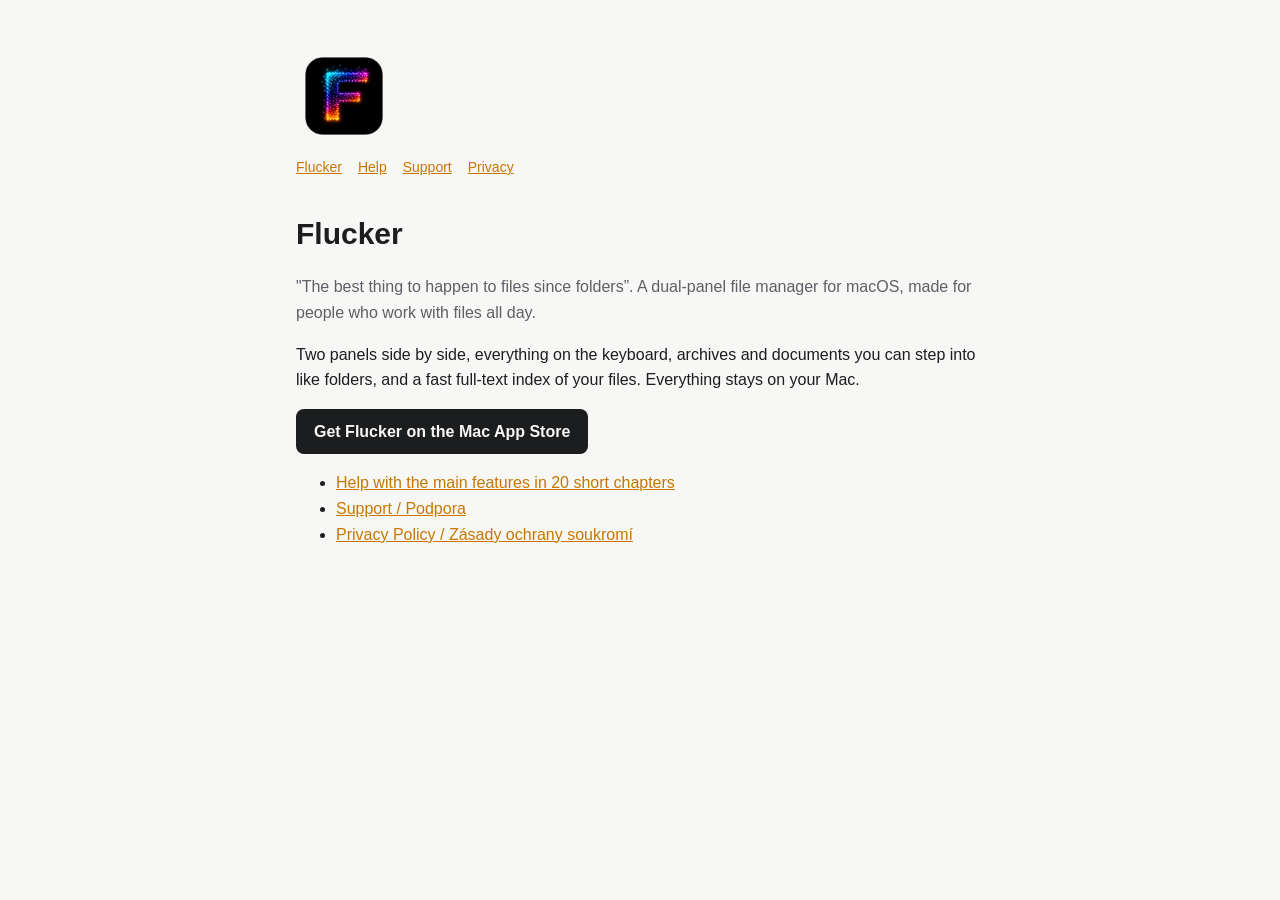
<file: index.html>
<!doctype html>
<html lang="en">
<head>
  <meta charset="utf-8">
  <meta name="viewport" content="width=device-width, initial-scale=1">
  <title>Flucker</title>
  <link rel="stylesheet" href="style.css">
  <link rel="icon" href="favicon.png">
</head>
<body>
<main>
  <a href="index.html"><img class="logo" src="img/logo.png" alt="Flucker logo"></a>
  <nav><a href="index.html">Flucker</a><a href="help.html">Help</a><a href="support.html">Support</a><a href="privacy.html">Privacy</a></nav>
  <h1>Flucker</h1>
  <p class="muted">"The best thing to happen to files since folders”. A dual-panel file manager for macOS, made for people who work with files all day.</p>
  <p>Two panels side by side, everything on the keyboard, archives and documents you can step into like folders, and a fast
    full-text index of your files. Everything stays on your Mac.</p>
  <p><a class="store" href="https://apps.apple.com/app/id6833873611">Get Flucker on the Mac App Store</a></p>
  <ul>
    <li><a href="help.html">Help with the main features in 20 short chapters</a></li>
    <li><a href="support.html">Support / Podpora</a></li>
    <li><a href="privacy.html">Privacy Policy / Zásady ochrany soukromí</a></li>
  </ul>
</main>
</body>
</html>
</file>
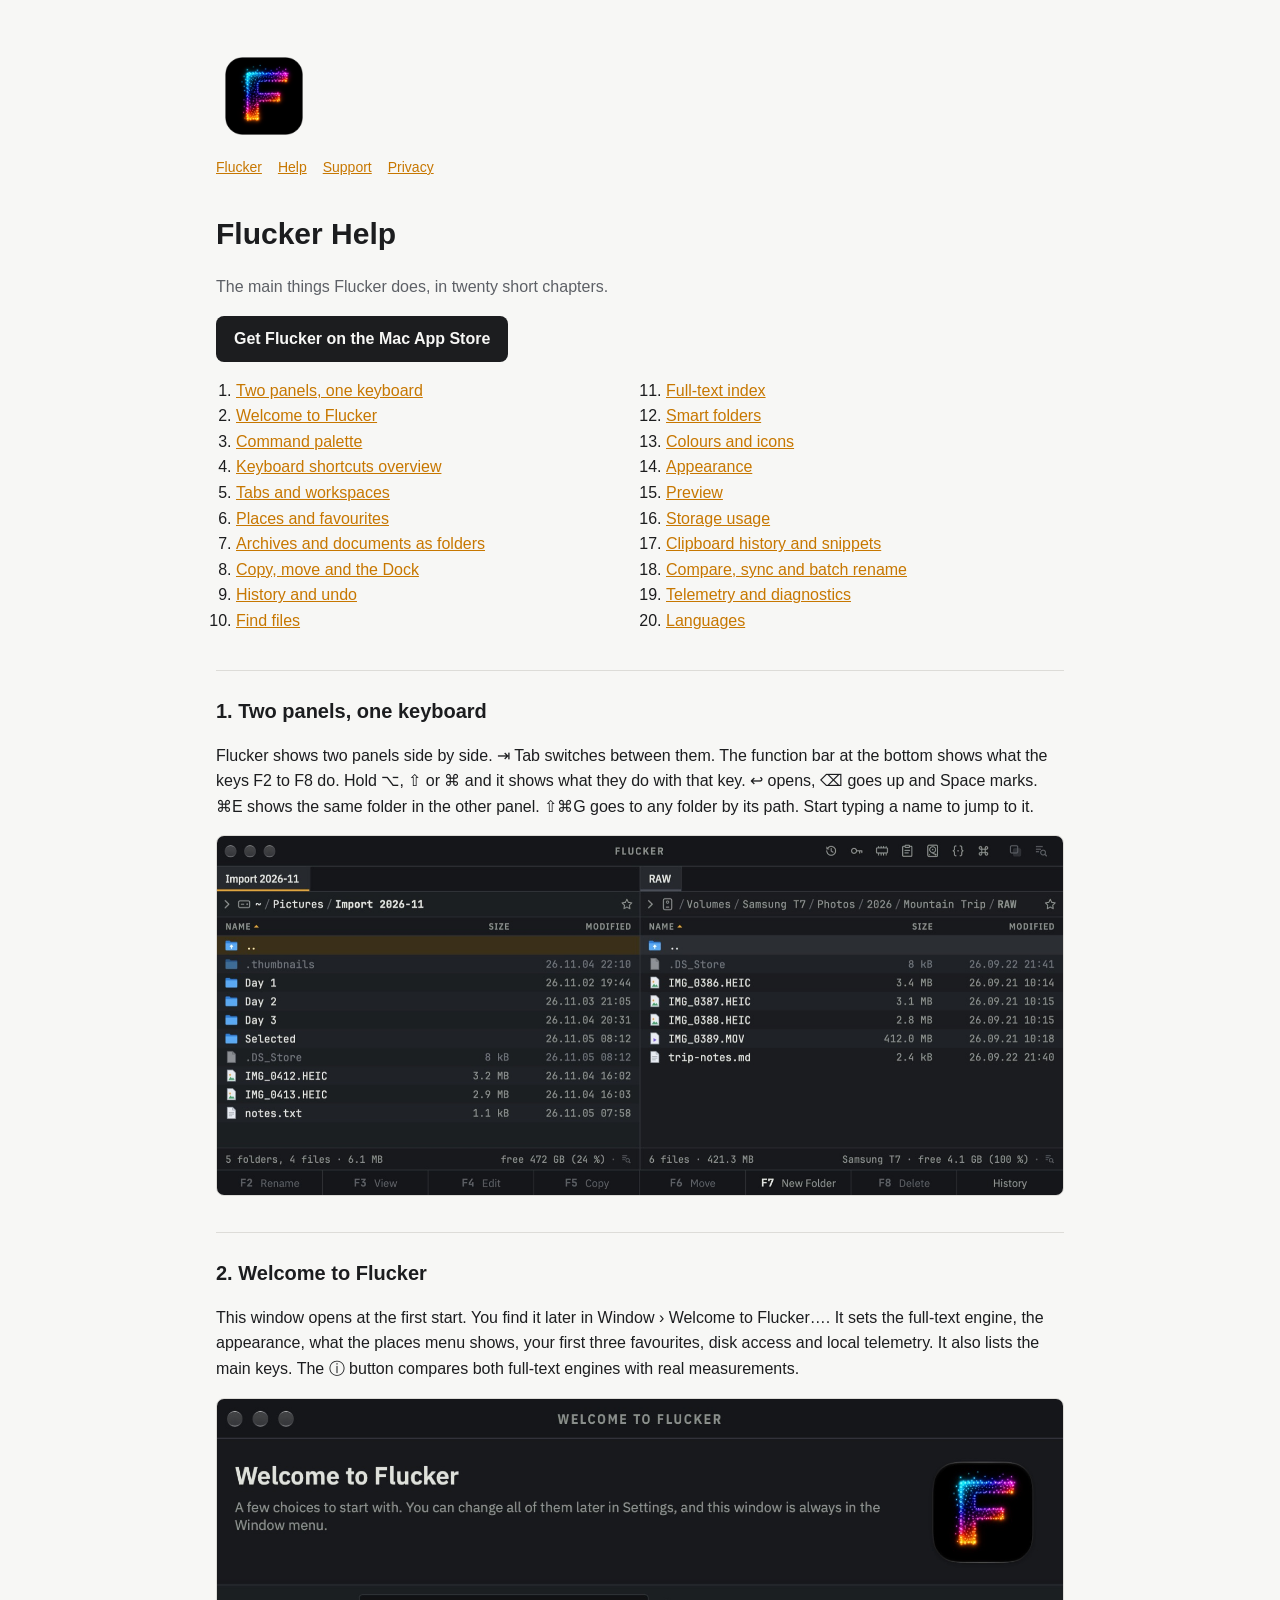
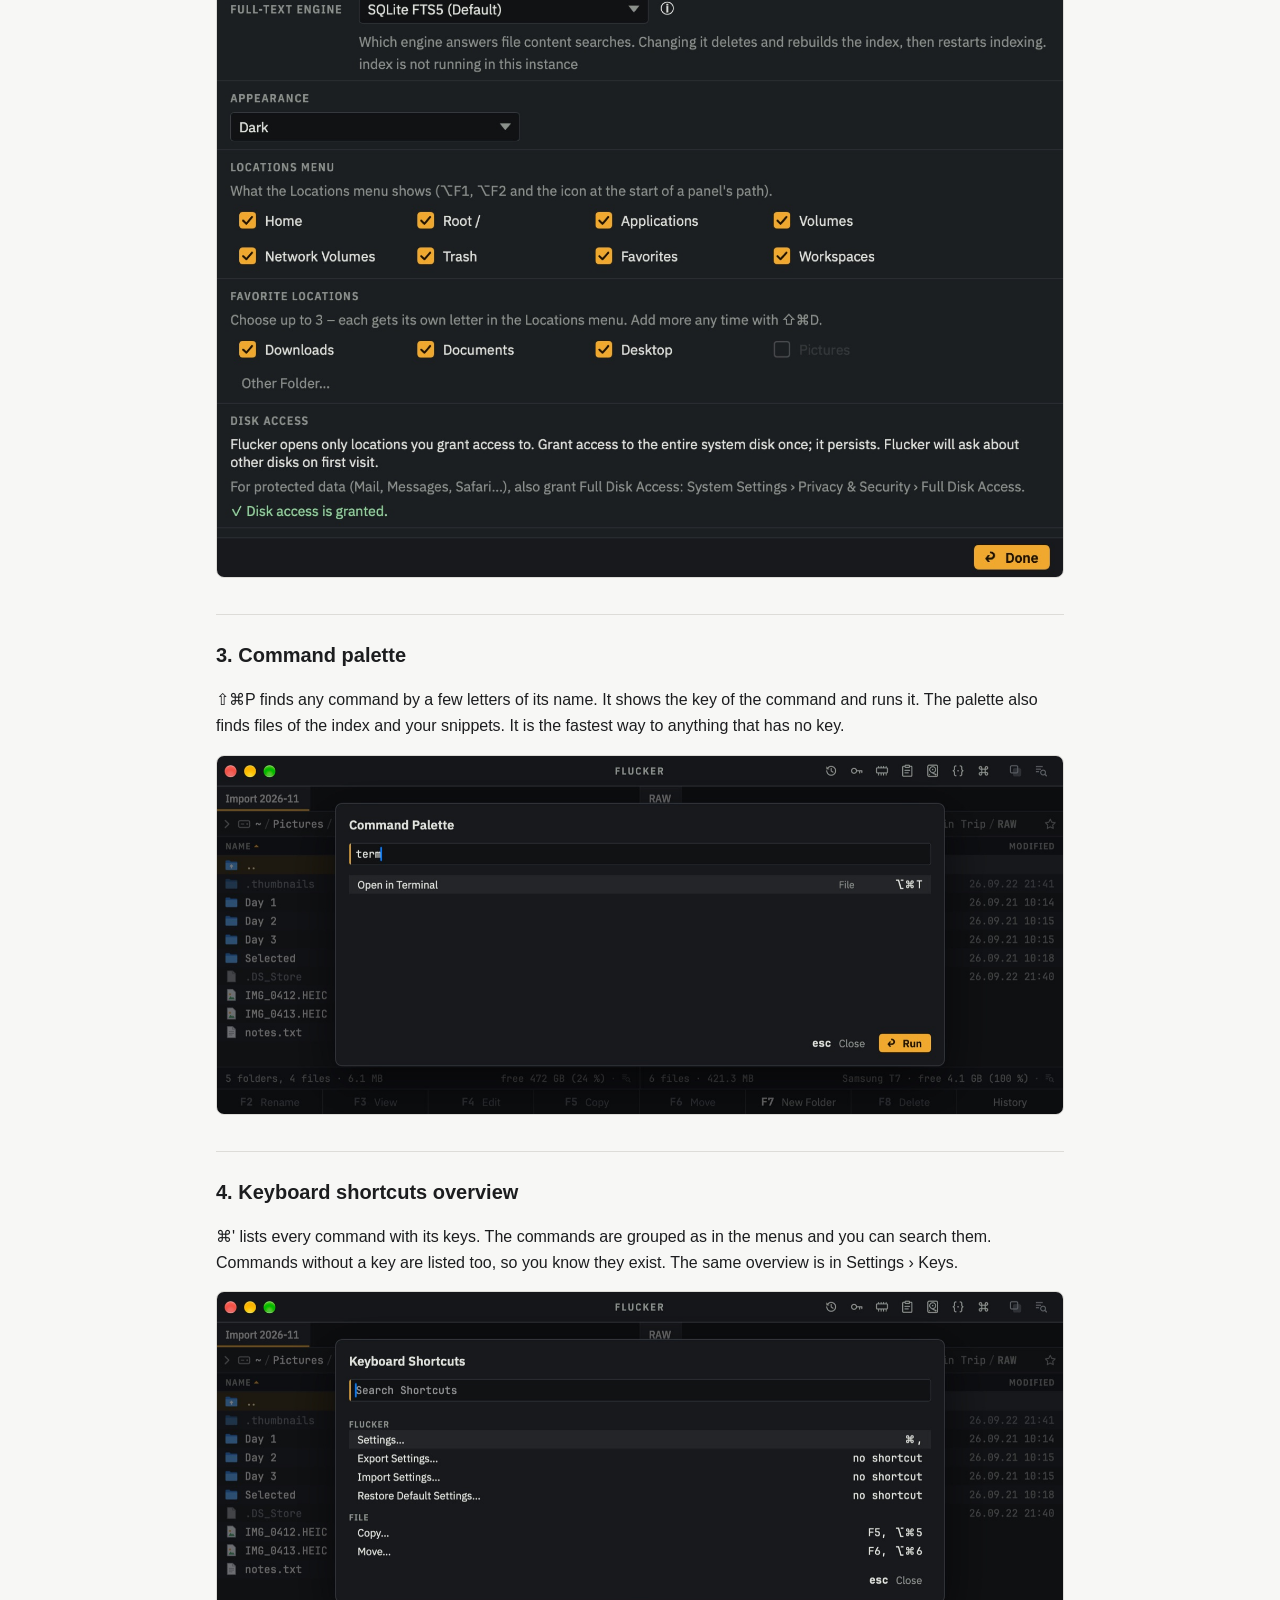
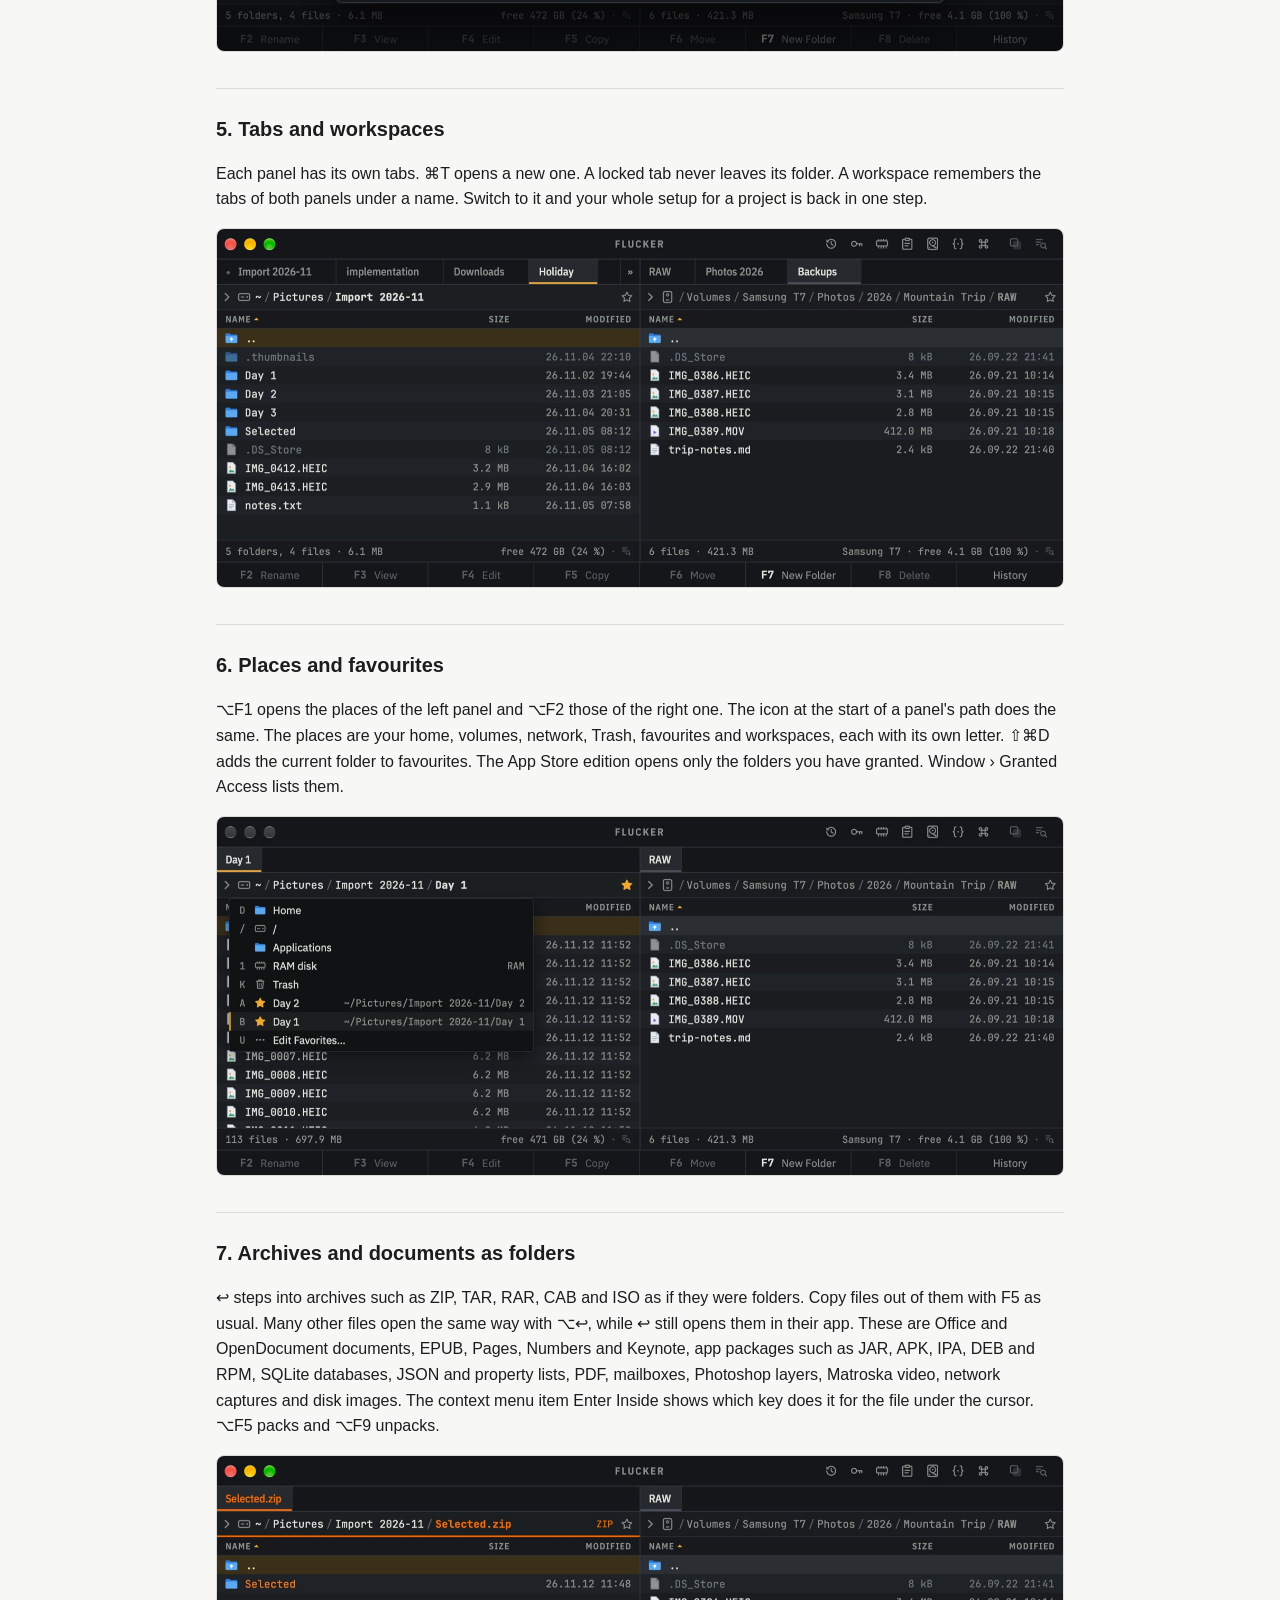
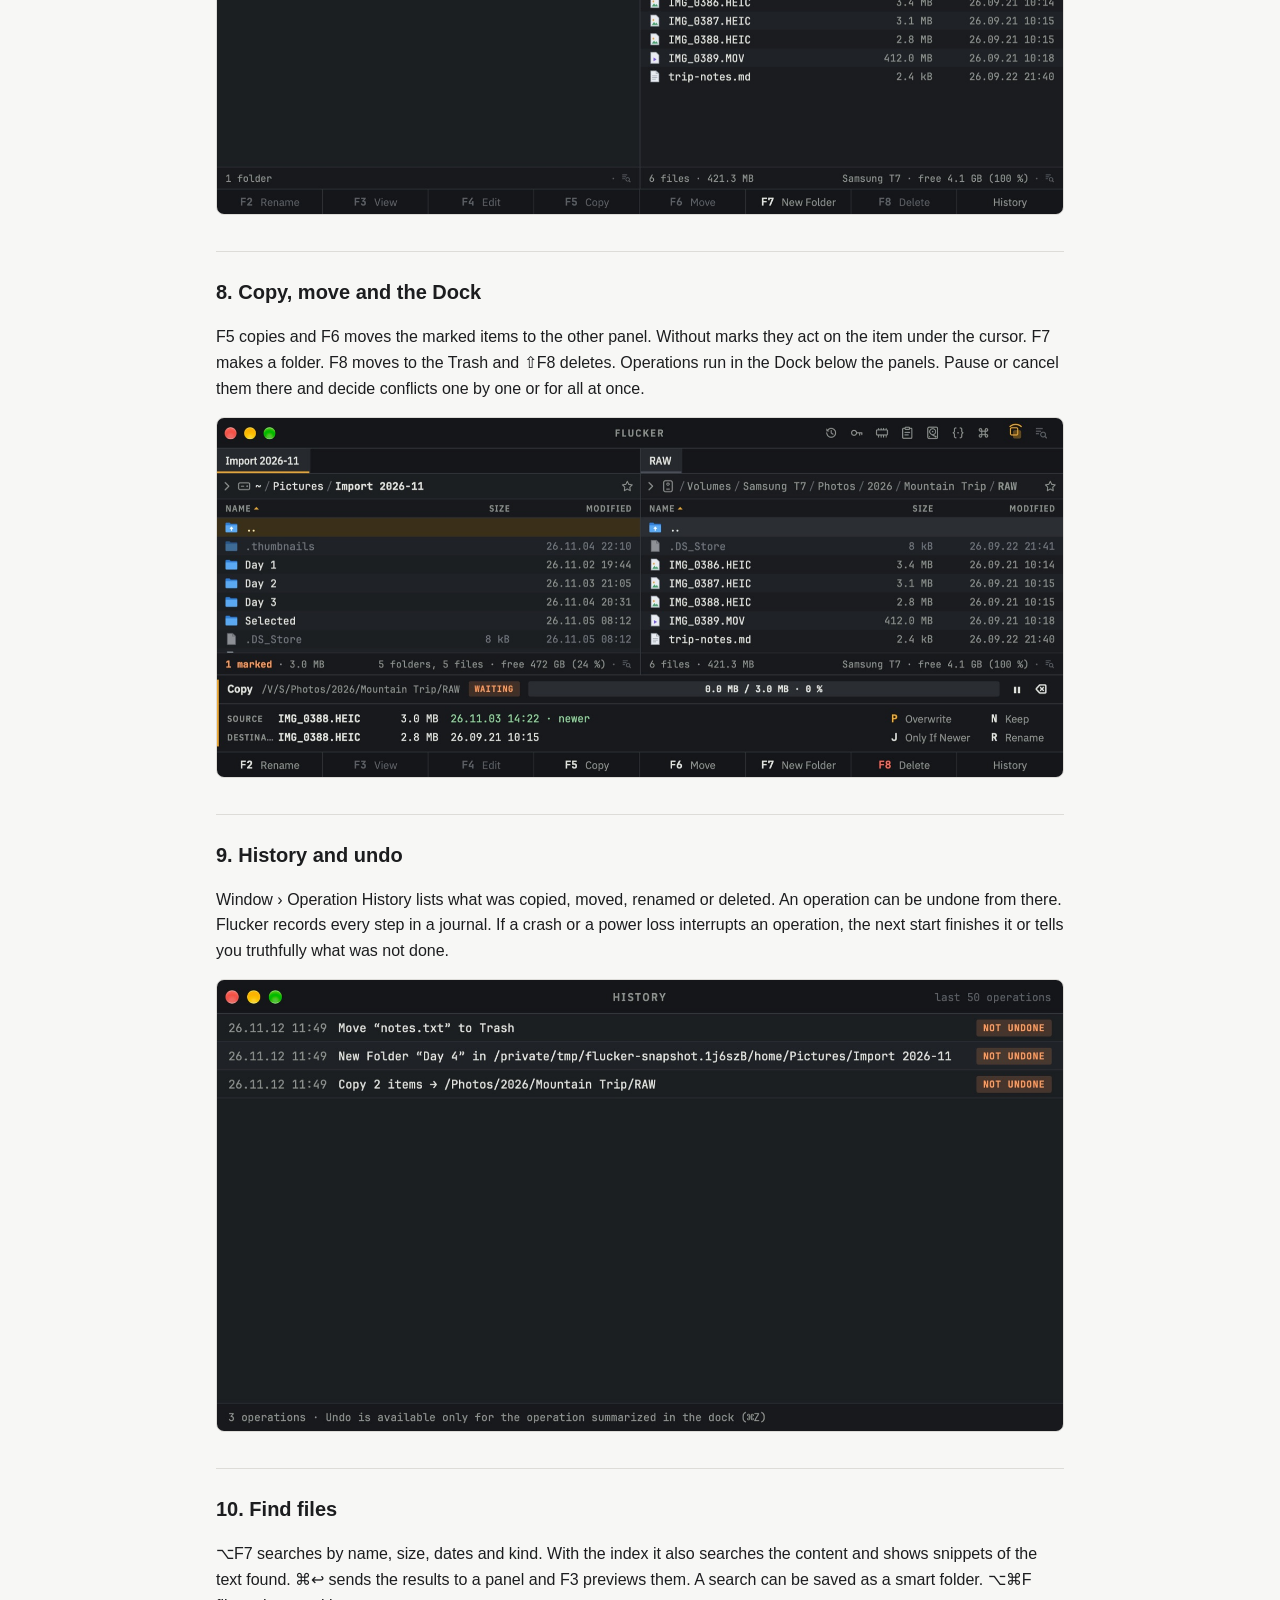
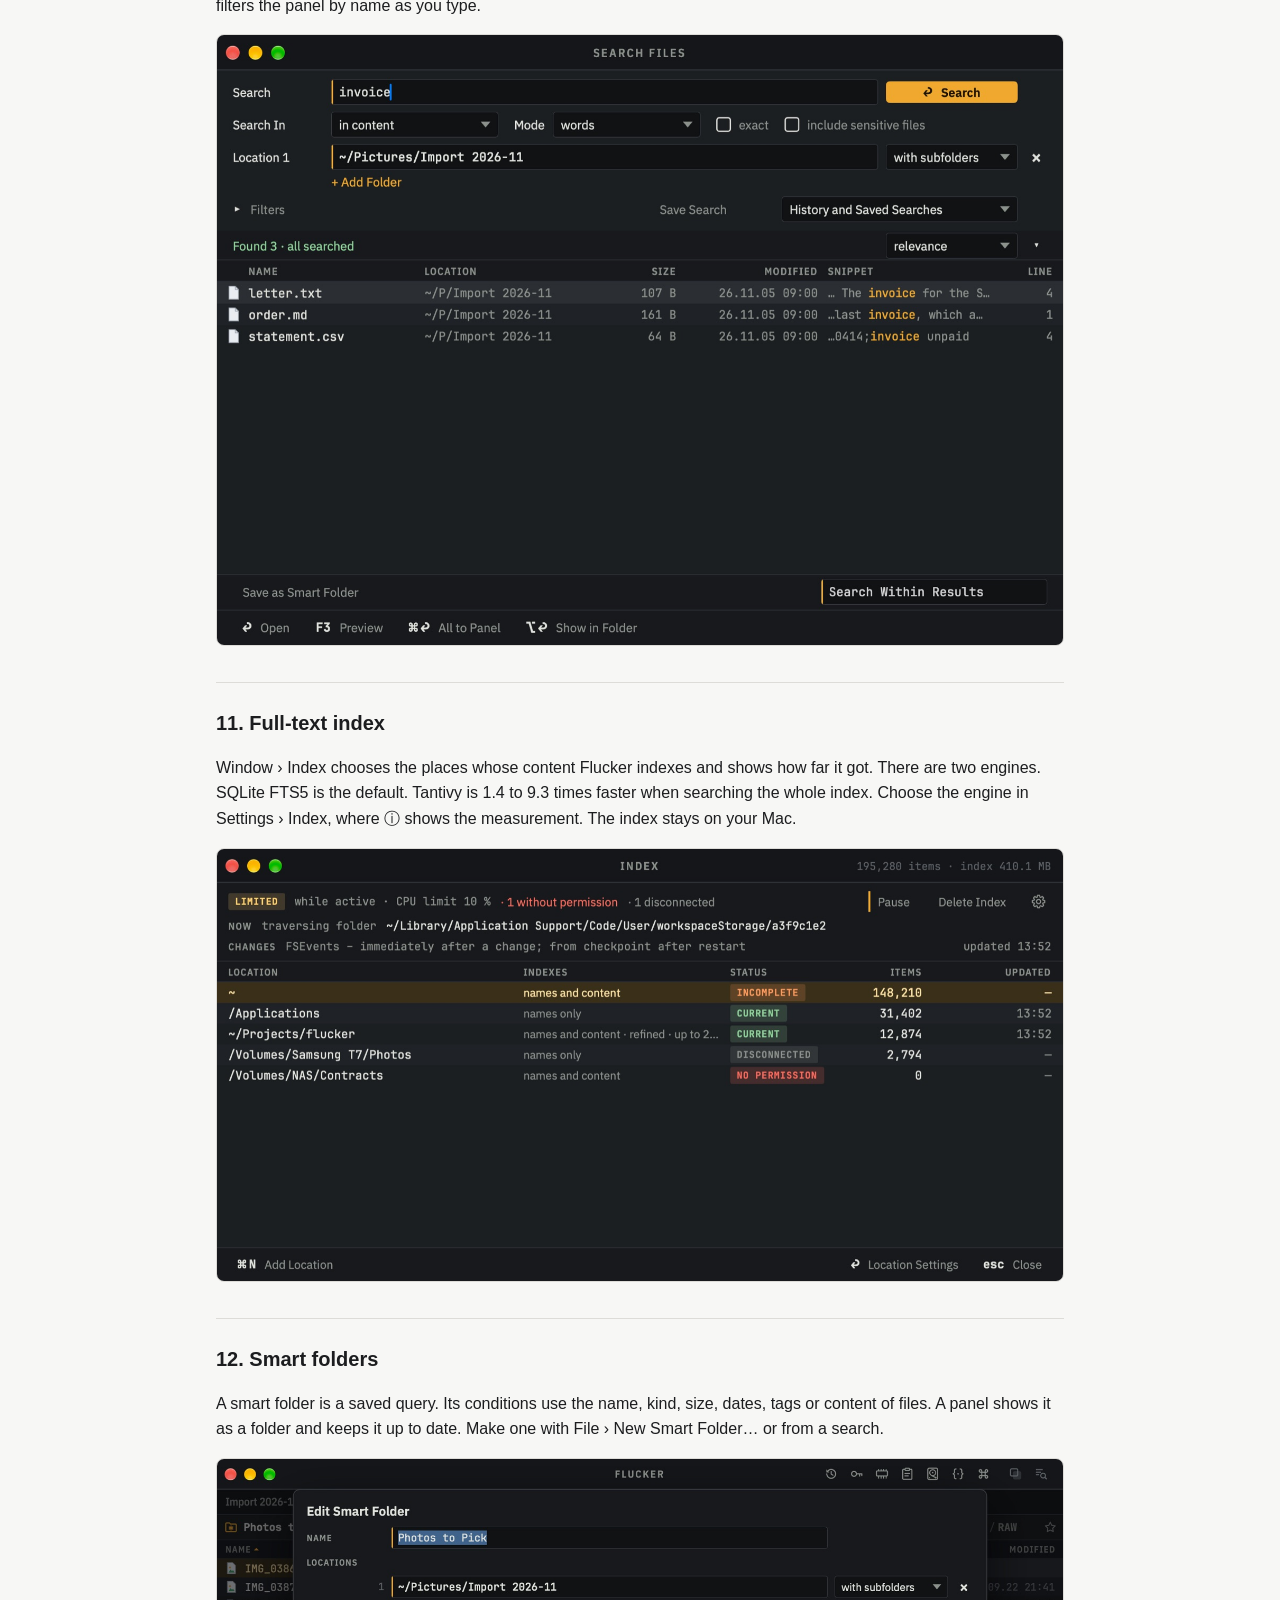
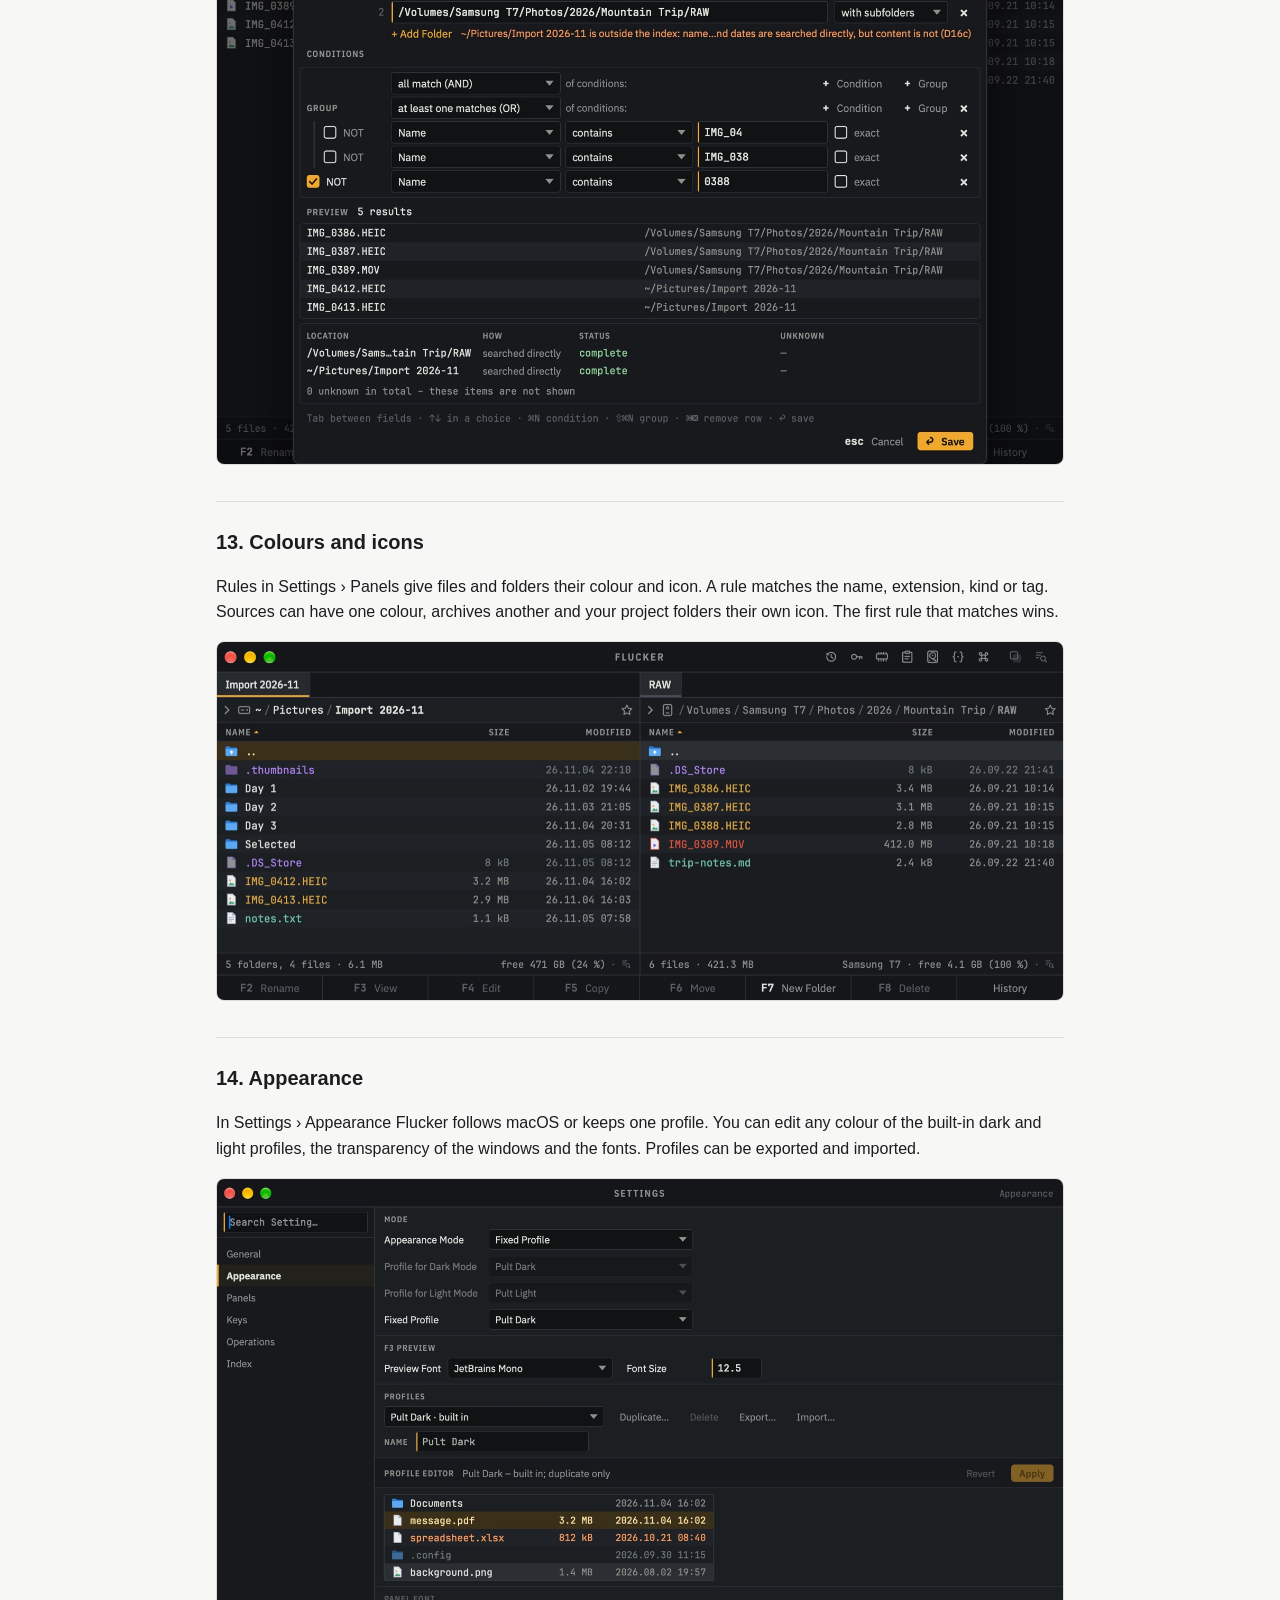
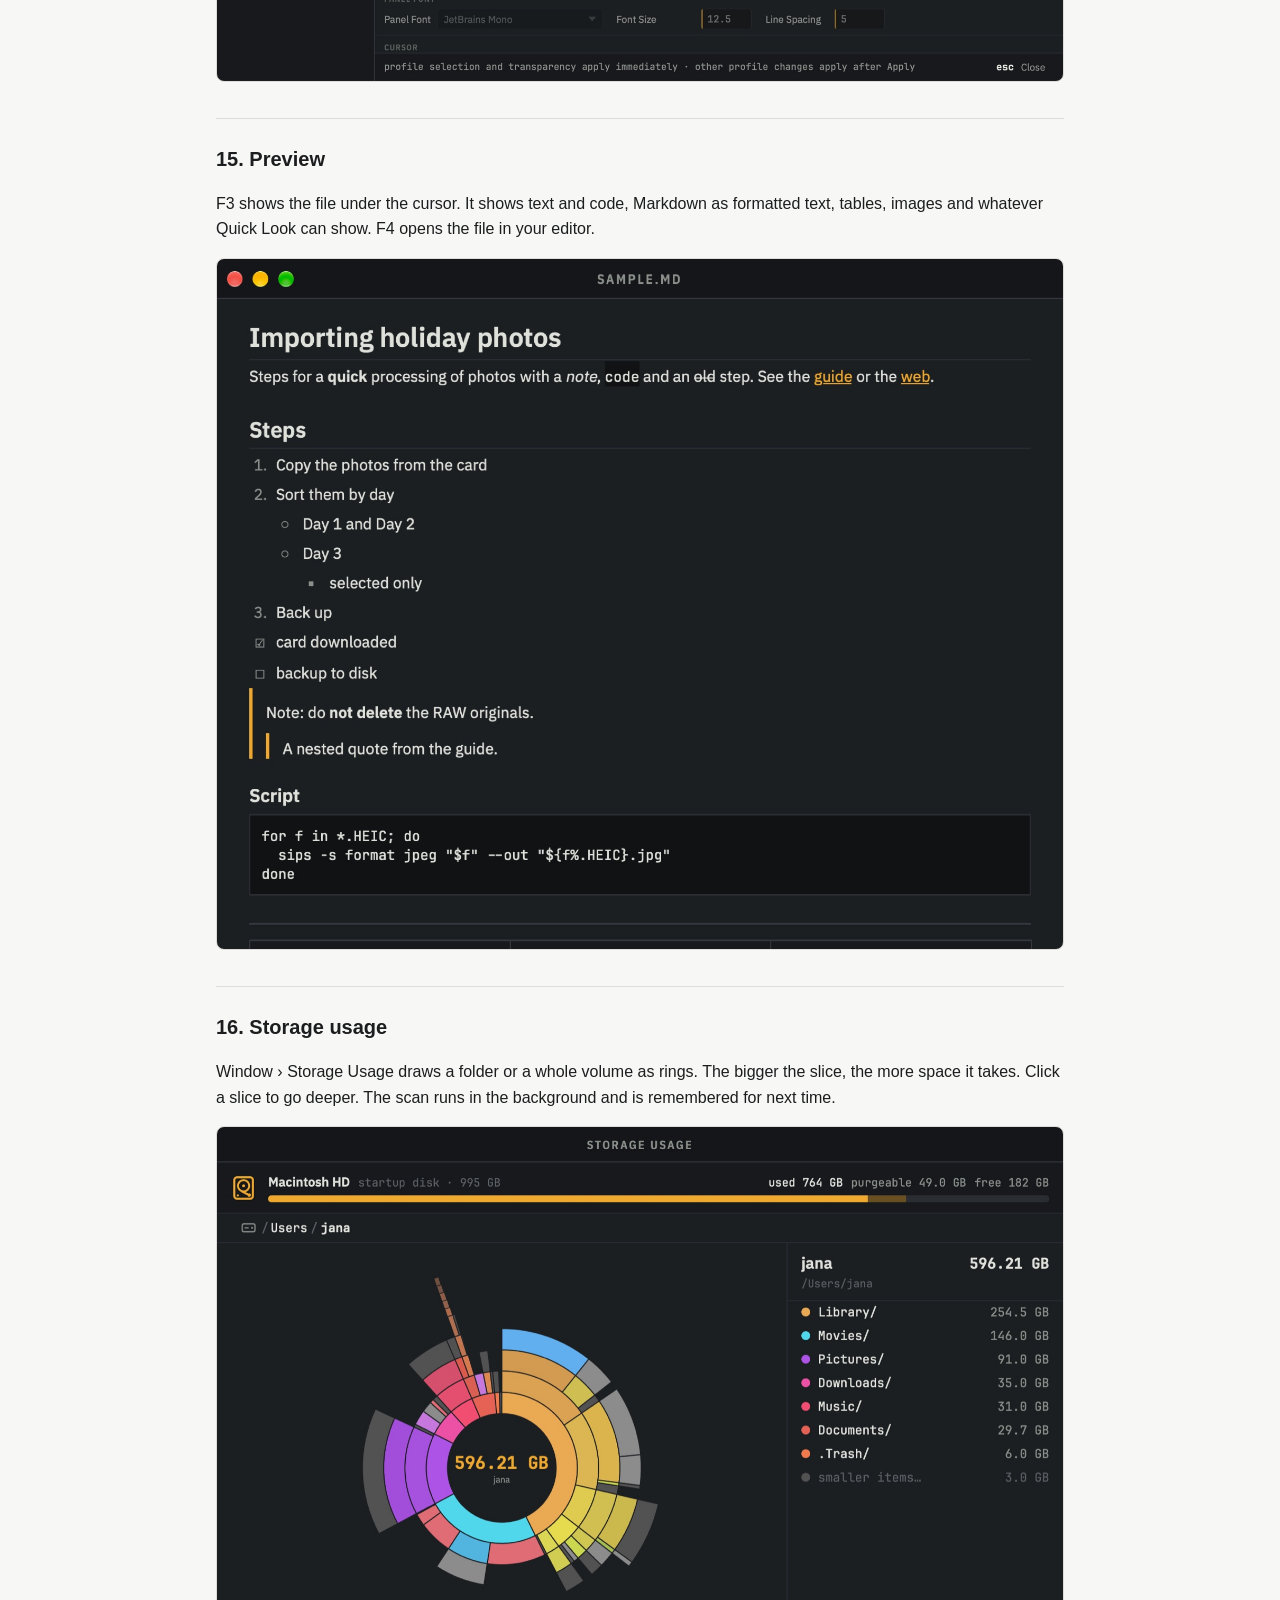
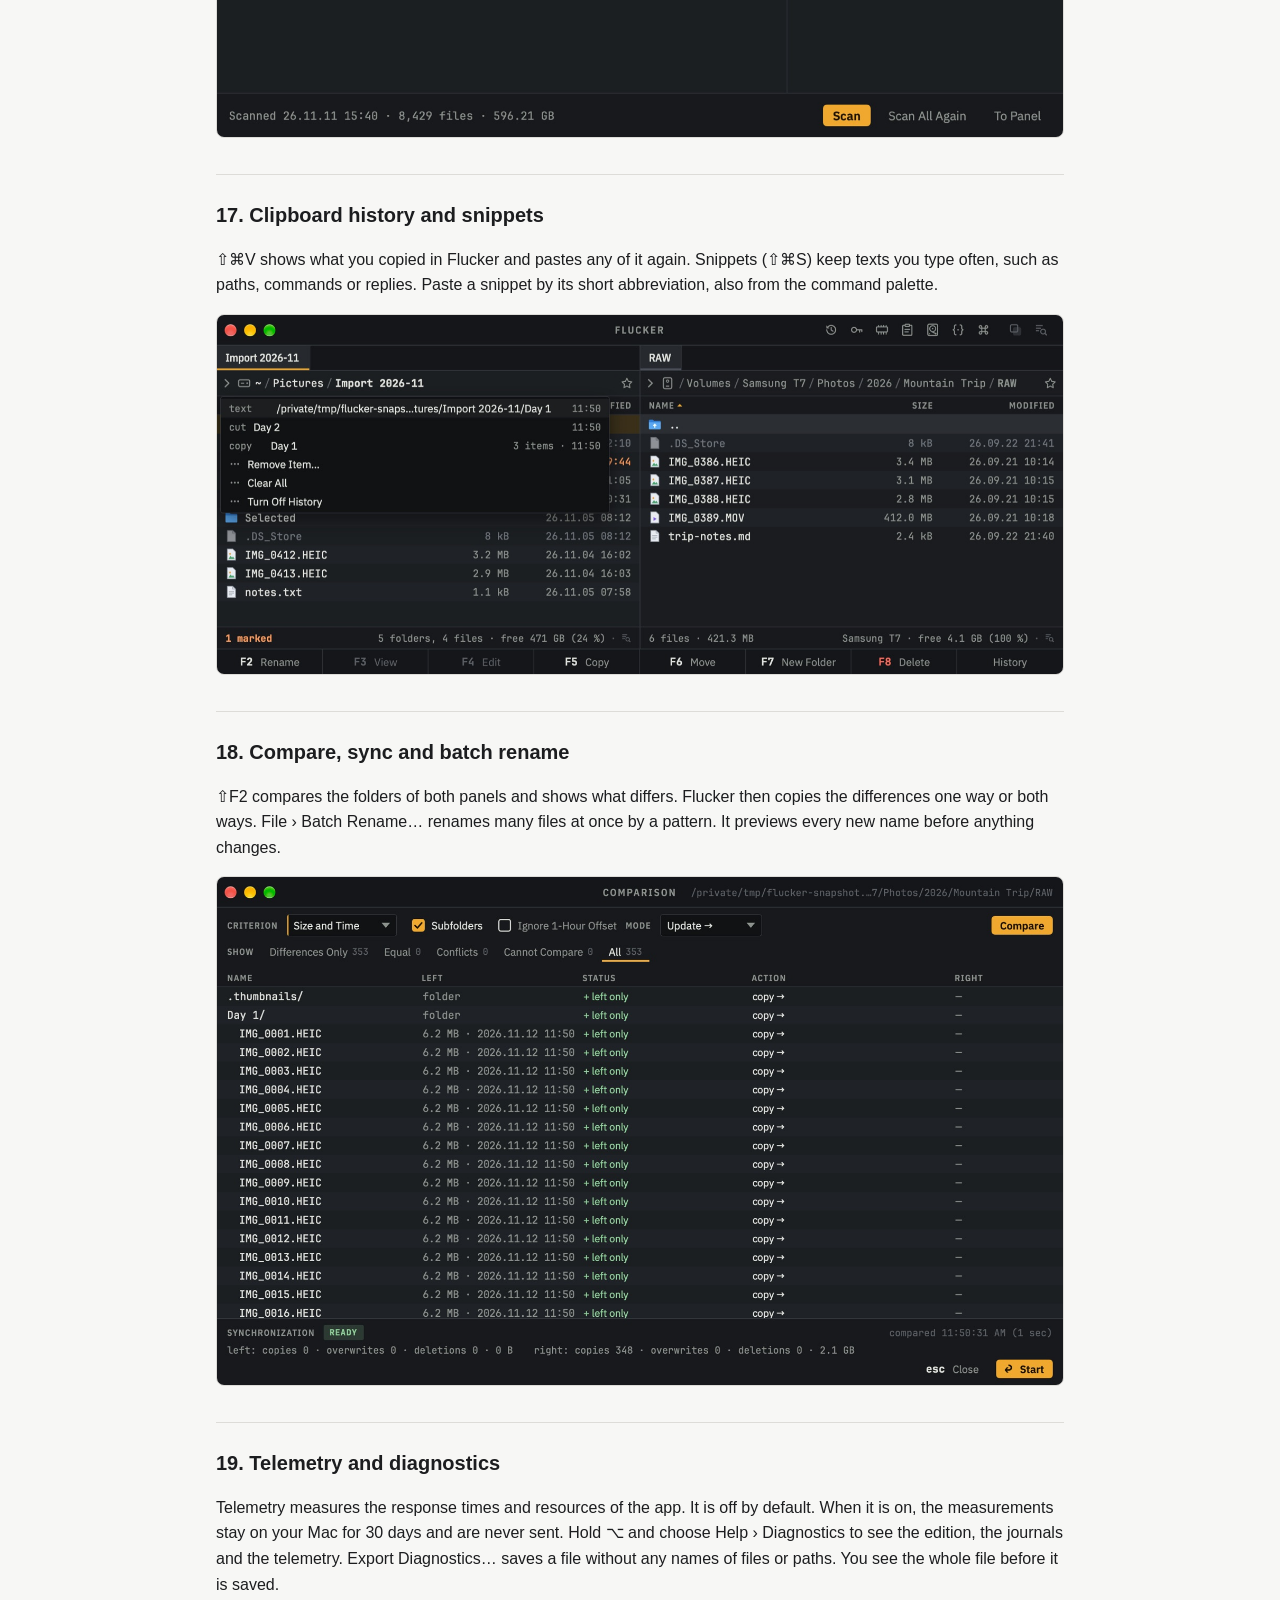
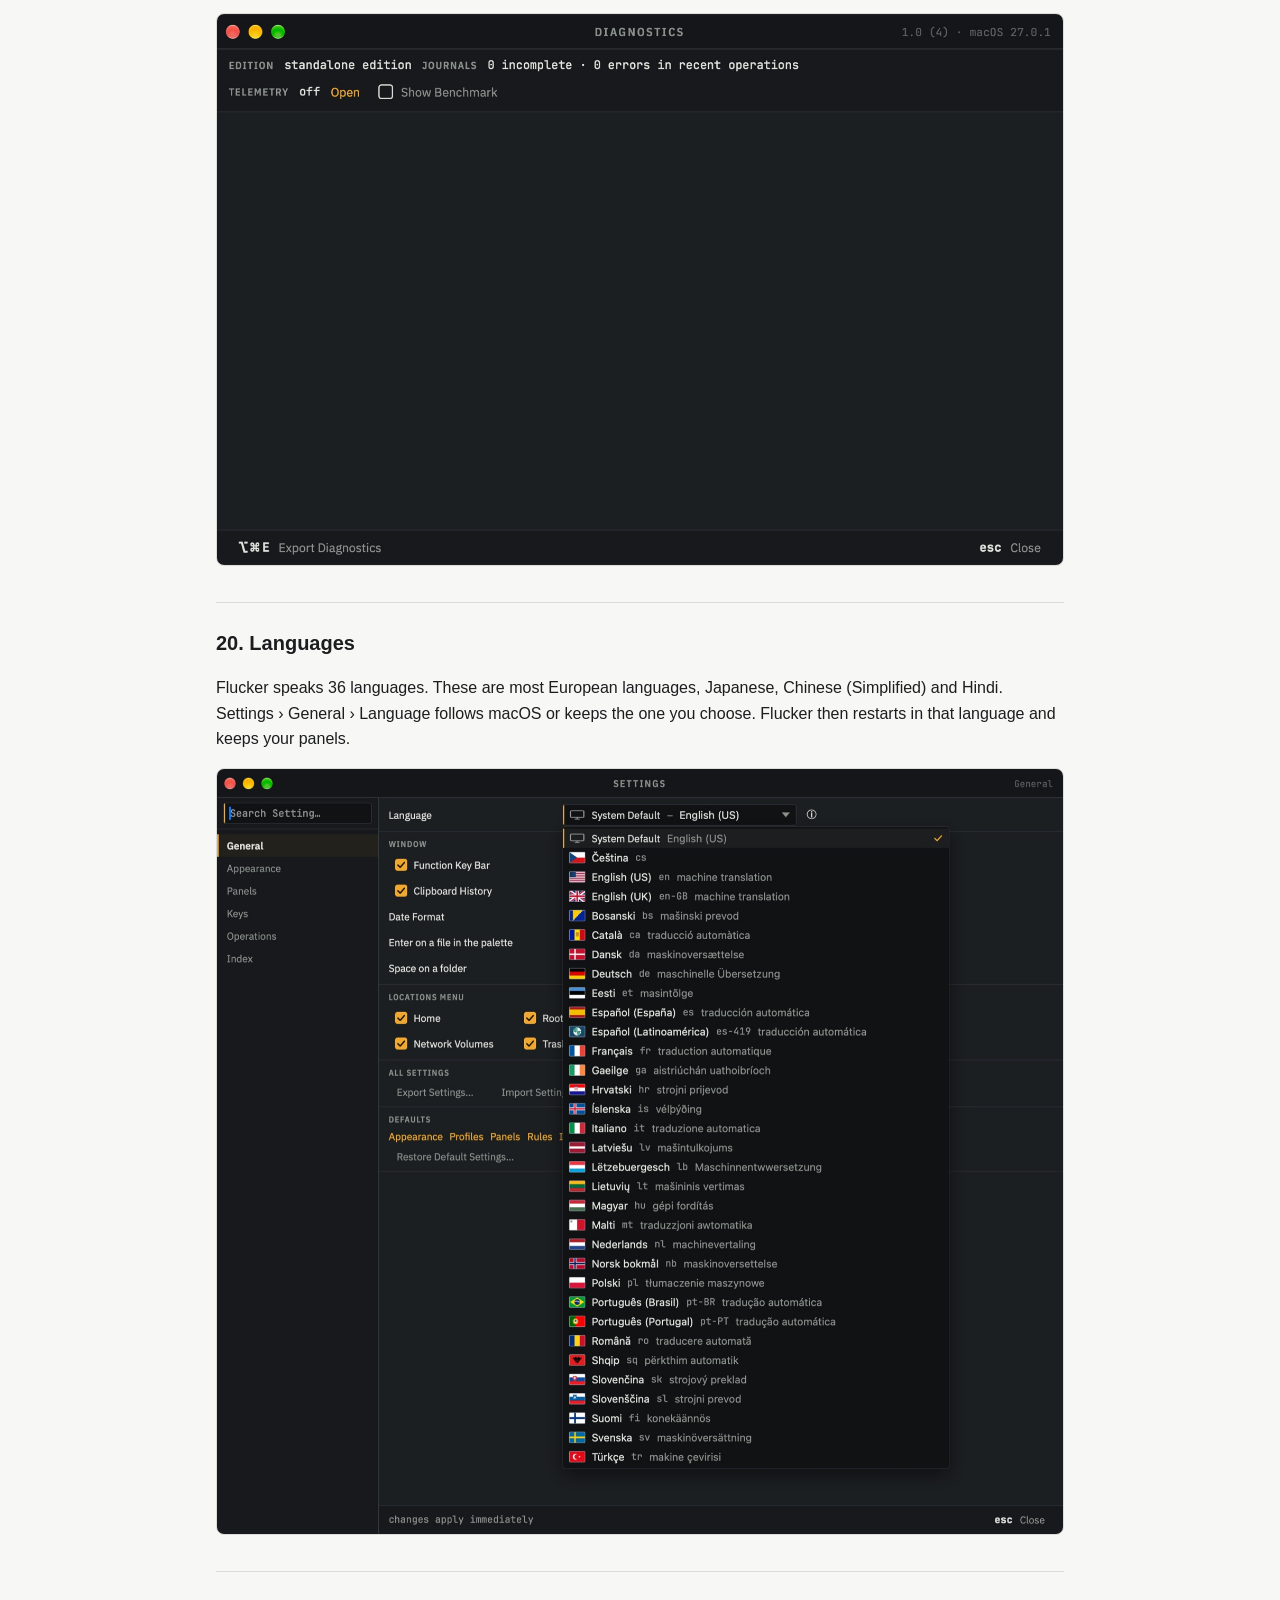
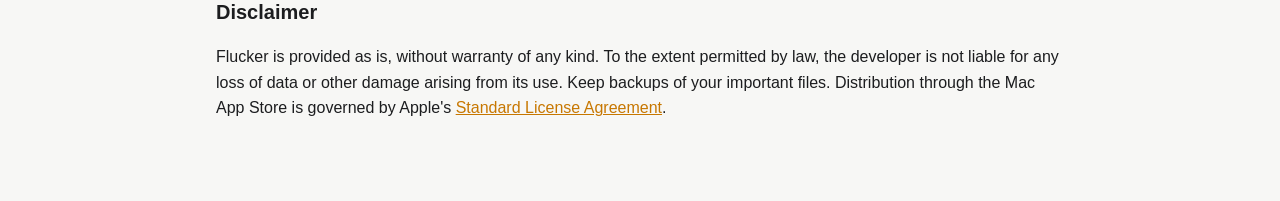
<file: help.html>
<!doctype html>
<html lang="en">
<head>
  <meta charset="utf-8">
  <meta name="viewport" content="width=device-width, initial-scale=1">
  <title>Flucker Help</title>
  <link rel="stylesheet" href="style.css">
  <link rel="icon" href="favicon.png">
</head>
<body>
<main>
  <a href="index.html"><img class="logo" src="img/logo.png" alt="Flucker logo"></a>
  <nav><a href="index.html">Flucker</a><a href="help.html">Help</a><a href="support.html">Support</a><a href="privacy.html">Privacy</a></nav>
  <h1>Flucker Help</h1>
  <p class="muted">The main things Flucker does, in twenty short chapters.</p>
  <p><a class="store" href="https://apps.apple.com/app/id6833873611">Get Flucker on the Mac App Store</a></p>
  <ol class="toc">
    <li><a href="#panels">Two panels, one keyboard</a></li>
    <li><a href="#welcome">Welcome to Flucker</a></li>
    <li><a href="#palette">Command palette</a></li>
    <li><a href="#keys">Keyboard shortcuts overview</a></li>
    <li><a href="#tabs">Tabs and workspaces</a></li>
    <li><a href="#places">Places and favourites</a></li>
    <li><a href="#inside">Archives and documents as folders</a></li>
    <li><a href="#operations">Copy, move and the Dock</a></li>
    <li><a href="#history">History and undo</a></li>
    <li><a href="#search">Find files</a></li>
    <li><a href="#index">Full-text index</a></li>
    <li><a href="#smart">Smart folders</a></li>
    <li><a href="#rules">Colours and icons</a></li>
    <li><a href="#appearance">Appearance</a></li>
    <li><a href="#preview">Preview</a></li>
    <li><a href="#storage">Storage usage</a></li>
    <li><a href="#clipboard">Clipboard history and snippets</a></li>
    <li><a href="#compare">Compare, sync and batch rename</a></li>
    <li><a href="#diagnostics">Telemetry and diagnostics</a></li>
    <li><a href="#languages">Languages</a></li>
  </ol>

  <h2 id="panels">1. Two panels, one keyboard</h2>
  <p>Flucker shows two panels side by side. ⇥ Tab switches between them. The function bar at the bottom shows what the keys F2
    to F8 do. Hold ⌥, ⇧ or ⌘ and it shows what they do with that key. ↩ opens, ⌫ goes up and Space marks. ⌘E shows the same
    folder in the other panel. ⇧⌘G goes to any folder by its path. Start typing a name to jump to it.</p>
  <img src="img/panels.jpg?v=2" alt="The main window with two panels and the function bar" loading="lazy">

  <h2 id="welcome">2. Welcome to Flucker</h2>
  <p>This window opens at the first start. You find it later in Window › Welcome to Flucker…. It sets the full-text engine,
    the appearance, what the places menu shows, your first three favourites, disk access and local telemetry. It also lists
    the main keys. The ⓘ button compares both full-text engines with real measurements.</p>
  <img src="img/welcome.jpg?v=2" alt="The Welcome to Flucker window" loading="lazy">

  <h2 id="palette">3. Command palette</h2>
  <p>⇧⌘P finds any command by a few letters of its name. It shows the key of the command and runs it. The palette also finds
    files of the index and your snippets. It is the fastest way to anything that has no key.</p>
  <img src="img/palette.jpg?v=2" alt="The command palette filtered by a word" loading="lazy">

  <h2 id="keys">4. Keyboard shortcuts overview</h2>
  <p>⌘' lists every command with its keys. The commands are grouped as in the menus and you can search them. Commands without
    a key are listed too, so you know they exist. The same overview is in Settings › Keys.</p>
  <img src="img/keys.jpg?v=2" alt="The keyboard shortcuts overview" loading="lazy">

  <h2 id="tabs">5. Tabs and workspaces</h2>
  <p>Each panel has its own tabs. ⌘T opens a new one. A locked tab never leaves its folder. A workspace remembers the tabs of
    both panels under a name. Switch to it and your whole setup for a project is back in one step.</p>
  <img src="img/tabs.jpg?v=2" alt="Panel tabs" loading="lazy">

  <h2 id="places">6. Places and favourites</h2>
  <p>⌥F1 opens the places of the left panel and ⌥F2 those of the right one. The icon at the start of a panel's path does the
    same. The places are your home, volumes, network, Trash, favourites and workspaces, each with its own letter. ⇧⌘D adds
    the current folder to favourites. The App Store edition opens only the folders you have granted. Window › Granted Access
    lists them.</p>
  <img src="img/places.jpg?v=2" alt="The places menu of a panel" loading="lazy">

  <h2 id="inside">7. Archives and documents as folders</h2>
  <p>↩ steps into archives such as ZIP, TAR, RAR, CAB and ISO as if they were folders. Copy files out of them with F5 as
    usual. Many other files open the same way with ⌥↩, while ↩ still opens them in their app. These are Office and
    OpenDocument documents, EPUB, Pages, Numbers and Keynote, app packages such as JAR, APK, IPA, DEB and RPM, SQLite
    databases, JSON and property lists, PDF, mailboxes, Photoshop layers, Matroska video, network captures and disk images.
    The context menu item Enter Inside shows which key does it for the file under the cursor. ⌥F5 packs and ⌥F9
    unpacks.</p>
  <img src="img/inside.jpg?v=2" alt="A panel inside a ZIP archive" loading="lazy">

  <h2 id="operations">8. Copy, move and the Dock</h2>
  <p>F5 copies and F6 moves the marked items to the other panel. Without marks they act on the item under the cursor. F7 makes
    a folder. F8 moves to the Trash and ⇧F8 deletes. Operations run in the Dock below the panels. Pause or cancel them there
    and decide conflicts one by one or for all at once.</p>
  <img src="img/dock.jpg?v=2" alt="The Dock with a copy and a conflict" loading="lazy">

  <h2 id="history">9. History and undo</h2>
  <p>Window › Operation History lists what was copied, moved, renamed or deleted. An operation can be undone from there.
    Flucker records every step in a journal. If a crash or a power loss interrupts an operation, the next start finishes it
    or tells you truthfully what was not done.</p>
  <img src="img/history.jpg?v=2" alt="The operation history" loading="lazy">

  <h2 id="search">10. Find files</h2>
  <p>⌥F7 searches by name, size, dates and kind. With the index it also searches the content and shows snippets of the text
    found. ⌘↩ sends the results to a panel and F3 previews them. A search can be saved as a smart folder. ⌥⌘F filters the
    panel by name as you type.</p>
  <img src="img/search.jpg?v=2" alt="Find files with results and text snippets" loading="lazy">

  <h2 id="index">11. Full-text index</h2>
  <p>Window › Index chooses the places whose content Flucker indexes and shows how far it got. There are two engines. SQLite
    FTS5 is the default. Tantivy is 1.4 to 9.3 times faster when searching the whole index. Choose the engine in Settings ›
    Index, where ⓘ shows the measurement. The index stays on your Mac.</p>
  <img src="img/index.jpg?v=2" alt="The Index window" loading="lazy">

  <h2 id="smart">12. Smart folders</h2>
  <p>A smart folder is a saved query. Its conditions use the name, kind, size, dates, tags or content of files. A panel shows
    it as a folder and keeps it up to date. Make one with File › New Smart Folder… or from a search.</p>
  <img src="img/smart.jpg?v=2" alt="The smart folder editor" loading="lazy">

  <h2 id="rules">13. Colours and icons</h2>
  <p>Rules in Settings › Panels give files and folders their colour and icon. A rule matches the name, extension, kind or tag.
    Sources can have one colour, archives another and your project folders their own icon. The first rule that matches
    wins.</p>
  <img src="img/rules.jpg?v=2" alt="Panels coloured by rules" loading="lazy">

  <h2 id="appearance">14. Appearance</h2>
  <p>In Settings › Appearance Flucker follows macOS or keeps one profile. You can edit any colour of the built-in dark and
    light profiles, the transparency of the windows and the fonts. Profiles can be exported and imported.</p>
  <img src="img/appearance.jpg?v=2" alt="Settings › Appearance with the profile editor" loading="lazy">

  <h2 id="preview">15. Preview</h2>
  <p>F3 shows the file under the cursor. It shows text and code, Markdown as formatted text, tables, images and whatever Quick
    Look can show. F4 opens the file in your editor.</p>
  <img src="img/preview.jpg?v=2" alt="The preview of a Markdown file" loading="lazy">

  <h2 id="storage">16. Storage usage</h2>
  <p>Window › Storage Usage draws a folder or a whole volume as rings. The bigger the slice, the more space it takes. Click a
    slice to go deeper. The scan runs in the background and is remembered for next time.</p>
  <img src="img/storage.jpg?v=2" alt="Storage usage rings" loading="lazy">

  <h2 id="clipboard">17. Clipboard history and snippets</h2>
  <p>⇧⌘V shows what you copied in Flucker and pastes any of it again. Snippets (⇧⌘S) keep texts you type often, such as paths,
    commands or replies. Paste a snippet by its short abbreviation, also from the command palette.</p>
  <img src="img/clipboard.jpg?v=2" alt="The clipboard history" loading="lazy">

  <h2 id="compare">18. Compare, sync and batch rename</h2>
  <p>⇧F2 compares the folders of both panels and shows what differs. Flucker then copies the differences one way or both
    ways. File › Batch Rename… renames many files at once by a pattern. It previews every new name before anything
    changes.</p>
  <img src="img/compare.jpg?v=2" alt="Comparing two folders" loading="lazy">

  <h2 id="diagnostics">19. Telemetry and diagnostics</h2>
  <p>Telemetry measures the response times and resources of the app. It is off by default. When it is on, the measurements
    stay on your Mac for 30 days and are never sent. Hold ⌥ and choose Help › Diagnostics to see the edition, the journals
    and the telemetry. Export Diagnostics… saves a file without any names of files or paths. You see the whole file before it
    is saved.</p>
  <img src="img/diagnostics.jpg?v=2" alt="The Diagnostics window" loading="lazy">

  <h2 id="languages">20. Languages</h2>
  <p>Flucker speaks 36 languages. These are most European languages, Japanese, Chinese (Simplified) and Hindi. Settings ›
    General › Language follows macOS or keeps the one you choose. Flucker then restarts in that language and keeps your
    panels.</p>
  <img src="img/languages.jpg?v=2" alt="The language list in Settings" loading="lazy">
  <h2 id="disclaimer">Disclaimer</h2>
  <p>Flucker is provided as is, without warranty of any kind. To the extent permitted by law, the developer is not liable
    for any loss of data or other damage arising from its use. Keep backups of your important files. Distribution through
    the Mac App Store is governed by Apple's <a href="https://www.apple.com/legal/internet-services/itunes/dev/stdeula/">Standard
    License Agreement</a>.</p>
</main>
</body>
</html>
</file>
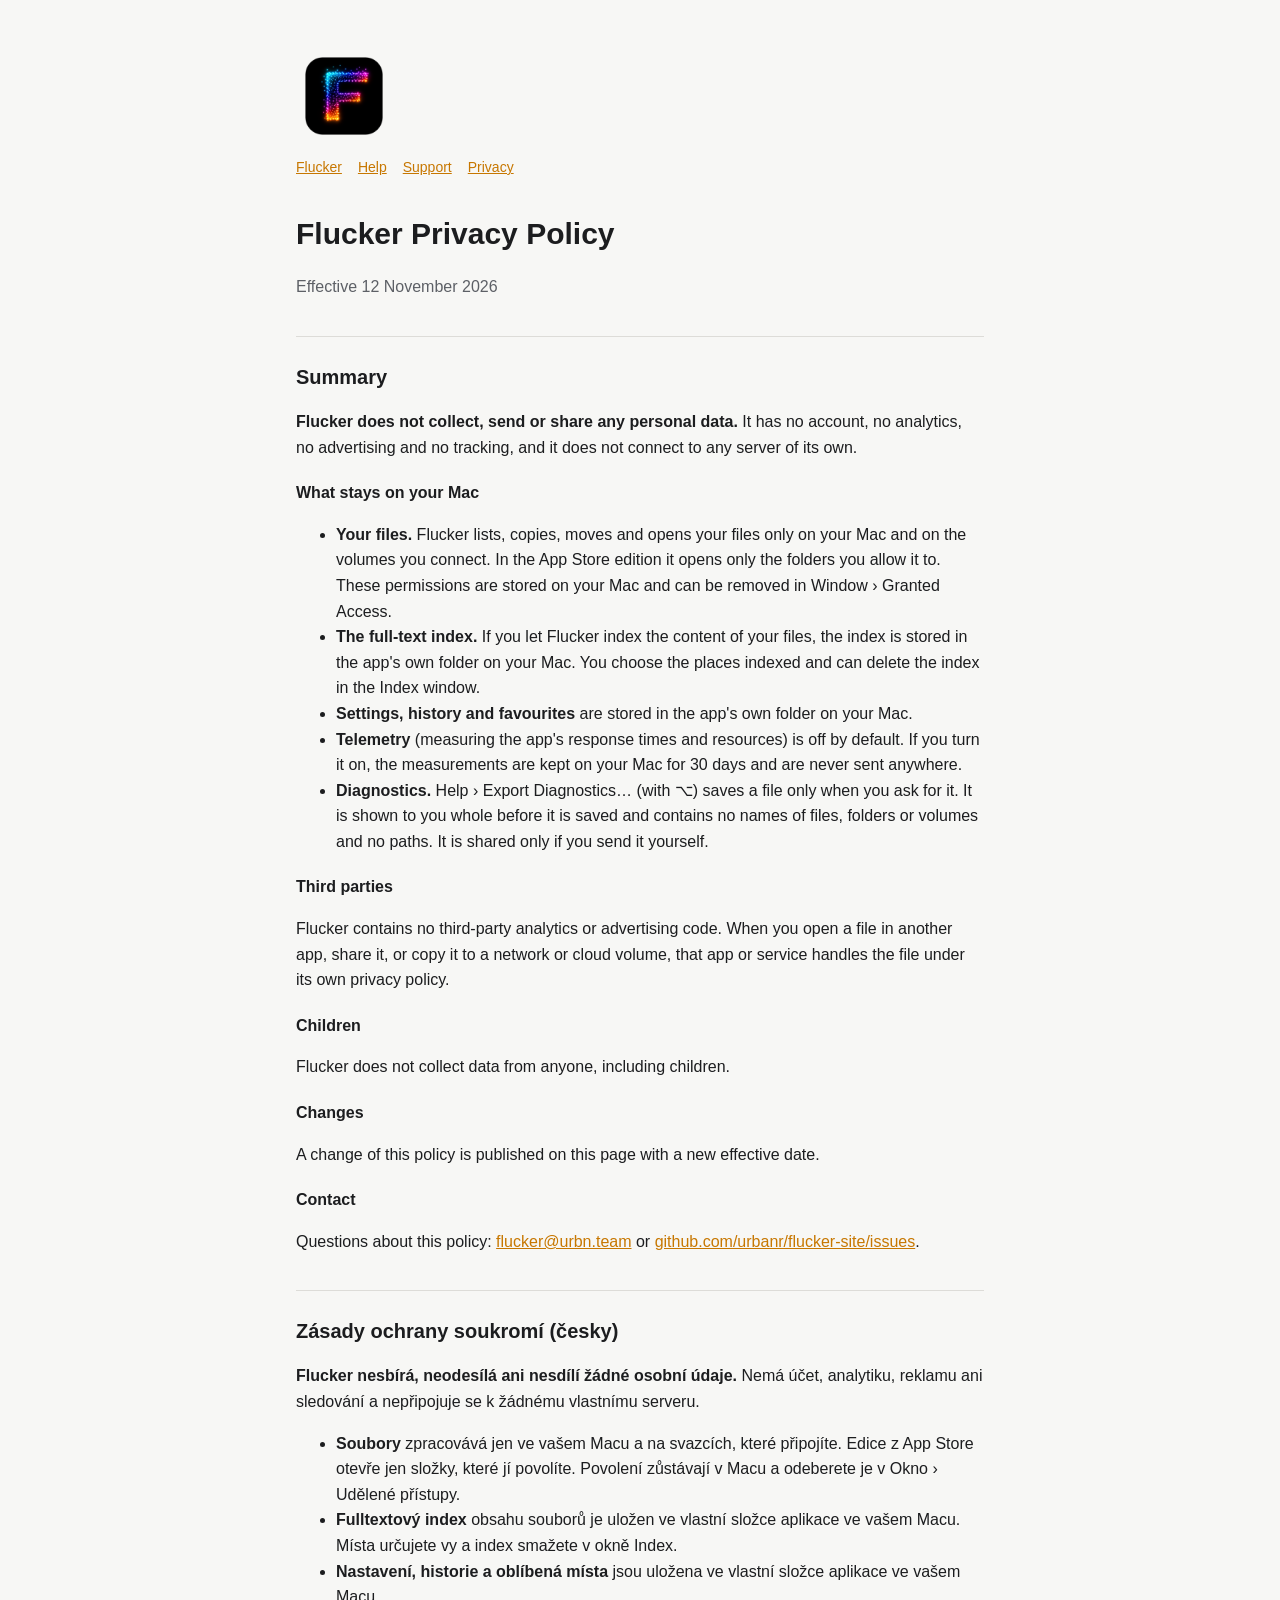
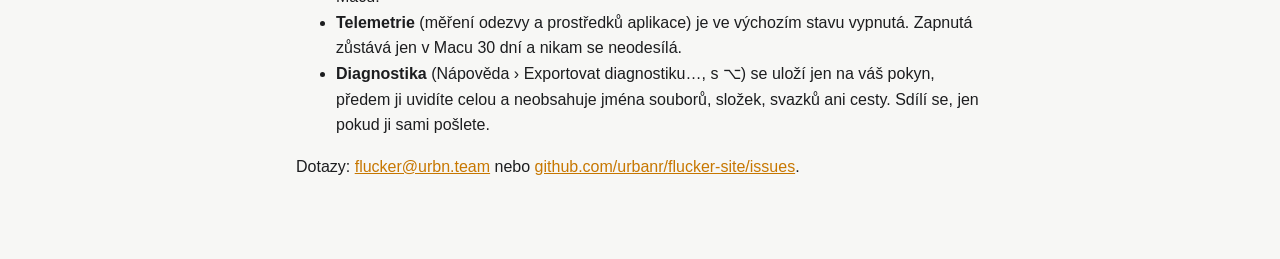
<file: privacy.html>
<!doctype html>
<html lang="en">
<head>
  <meta charset="utf-8">
  <meta name="viewport" content="width=device-width, initial-scale=1">
  <title>Flucker Privacy Policy</title>
  <link rel="stylesheet" href="style.css">
  <link rel="icon" href="favicon.png">
</head>
<body>
<main>
  <a href="index.html"><img class="logo" src="img/logo.png" alt="Flucker logo"></a>
  <nav><a href="index.html">Flucker</a><a href="help.html">Help</a><a href="support.html">Support</a><a href="privacy.html">Privacy</a></nav>
  <h1>Flucker Privacy Policy</h1>
  <p class="muted">Effective 12 November 2026</p>

  <h2>Summary</h2>
  <p><strong>Flucker does not collect, send or share any personal data.</strong> It has no account, no analytics, no
    advertising and no tracking, and it does not connect to any server of its own.</p>

  <h3>What stays on your Mac</h3>
  <ul>
    <li><strong>Your files.</strong> Flucker lists, copies, moves and opens your files only on your Mac and on the volumes you
      connect. In the App Store edition it opens only the folders you allow it to. These permissions are stored on your Mac
      and can be removed in Window › Granted Access.</li>
    <li><strong>The full-text index.</strong> If you let Flucker index the content of your files, the index is stored in the
      app's own folder on your Mac. You choose the places indexed and can delete the index in the Index window.</li>
    <li><strong>Settings, history and favourites</strong> are stored in the app's own folder on your Mac.</li>
    <li><strong>Telemetry</strong> (measuring the app's response times and resources) is off by default. If you turn it on,
      the measurements are kept on your Mac for 30 days and are never sent anywhere.</li>
    <li><strong>Diagnostics.</strong> Help › Export Diagnostics… (with ⌥) saves a file only when you ask for it. It is shown
      to you whole before it is saved and contains no names of files, folders or volumes and no paths. It is shared only if
      you send it yourself.</li>
  </ul>

  <h3>Third parties</h3>
  <p>Flucker contains no third-party analytics or advertising code. When you open a file in another app, share it, or copy
    it to a network or cloud volume, that app or service handles the file under its own privacy policy.</p>

  <h3>Children</h3>
  <p>Flucker does not collect data from anyone, including children.</p>

  <h3>Changes</h3>
  <p>A change of this policy is published on this page with a new effective date.</p>

  <h3>Contact</h3>
  <p>Questions about this policy: <a href="mailto:flucker@urbn.team">flucker@urbn.team</a> or
    <a href="https://github.com/urbanr/flucker-site/issues">github.com/urbanr/flucker-site/issues</a>.</p>

  <h2 lang="cs">Zásady ochrany soukromí (česky)</h2>
  <div lang="cs">
    <p><strong>Flucker nesbírá, neodesílá ani nesdílí žádné osobní údaje.</strong> Nemá účet, analytiku, reklamu ani
      sledování a nepřipojuje se k žádnému vlastnímu serveru.</p>
    <ul>
      <li><strong>Soubory</strong> zpracovává jen ve vašem Macu a na svazcích, které připojíte. Edice z App Store otevře jen
        složky, které jí povolíte. Povolení zůstávají v Macu a odeberete je v Okno › Udělené přístupy.</li>
      <li><strong>Fulltextový index</strong> obsahu souborů je uložen ve vlastní složce aplikace ve vašem Macu. Místa určujete
        vy a index smažete v okně Index.</li>
      <li><strong>Nastavení, historie a oblíbená místa</strong> jsou uložena ve vlastní složce aplikace ve vašem Macu.</li>
      <li><strong>Telemetrie</strong> (měření odezvy a prostředků aplikace) je ve výchozím stavu vypnutá. Zapnutá zůstává jen
        v Macu 30 dní a nikam se neodesílá.</li>
      <li><strong>Diagnostika</strong> (Nápověda › Exportovat diagnostiku…, s ⌥) se uloží jen na váš pokyn, předem ji uvidíte
        celou a neobsahuje jména souborů, složek, svazků ani cesty. Sdílí se, jen pokud ji sami pošlete.</li>
    </ul>
    <p>Dotazy: <a href="mailto:flucker@urbn.team">flucker@urbn.team</a> nebo
      <a href="https://github.com/urbanr/flucker-site/issues">github.com/urbanr/flucker-site/issues</a>.</p>
  </div>
</main>
</body>
</html>
</file>
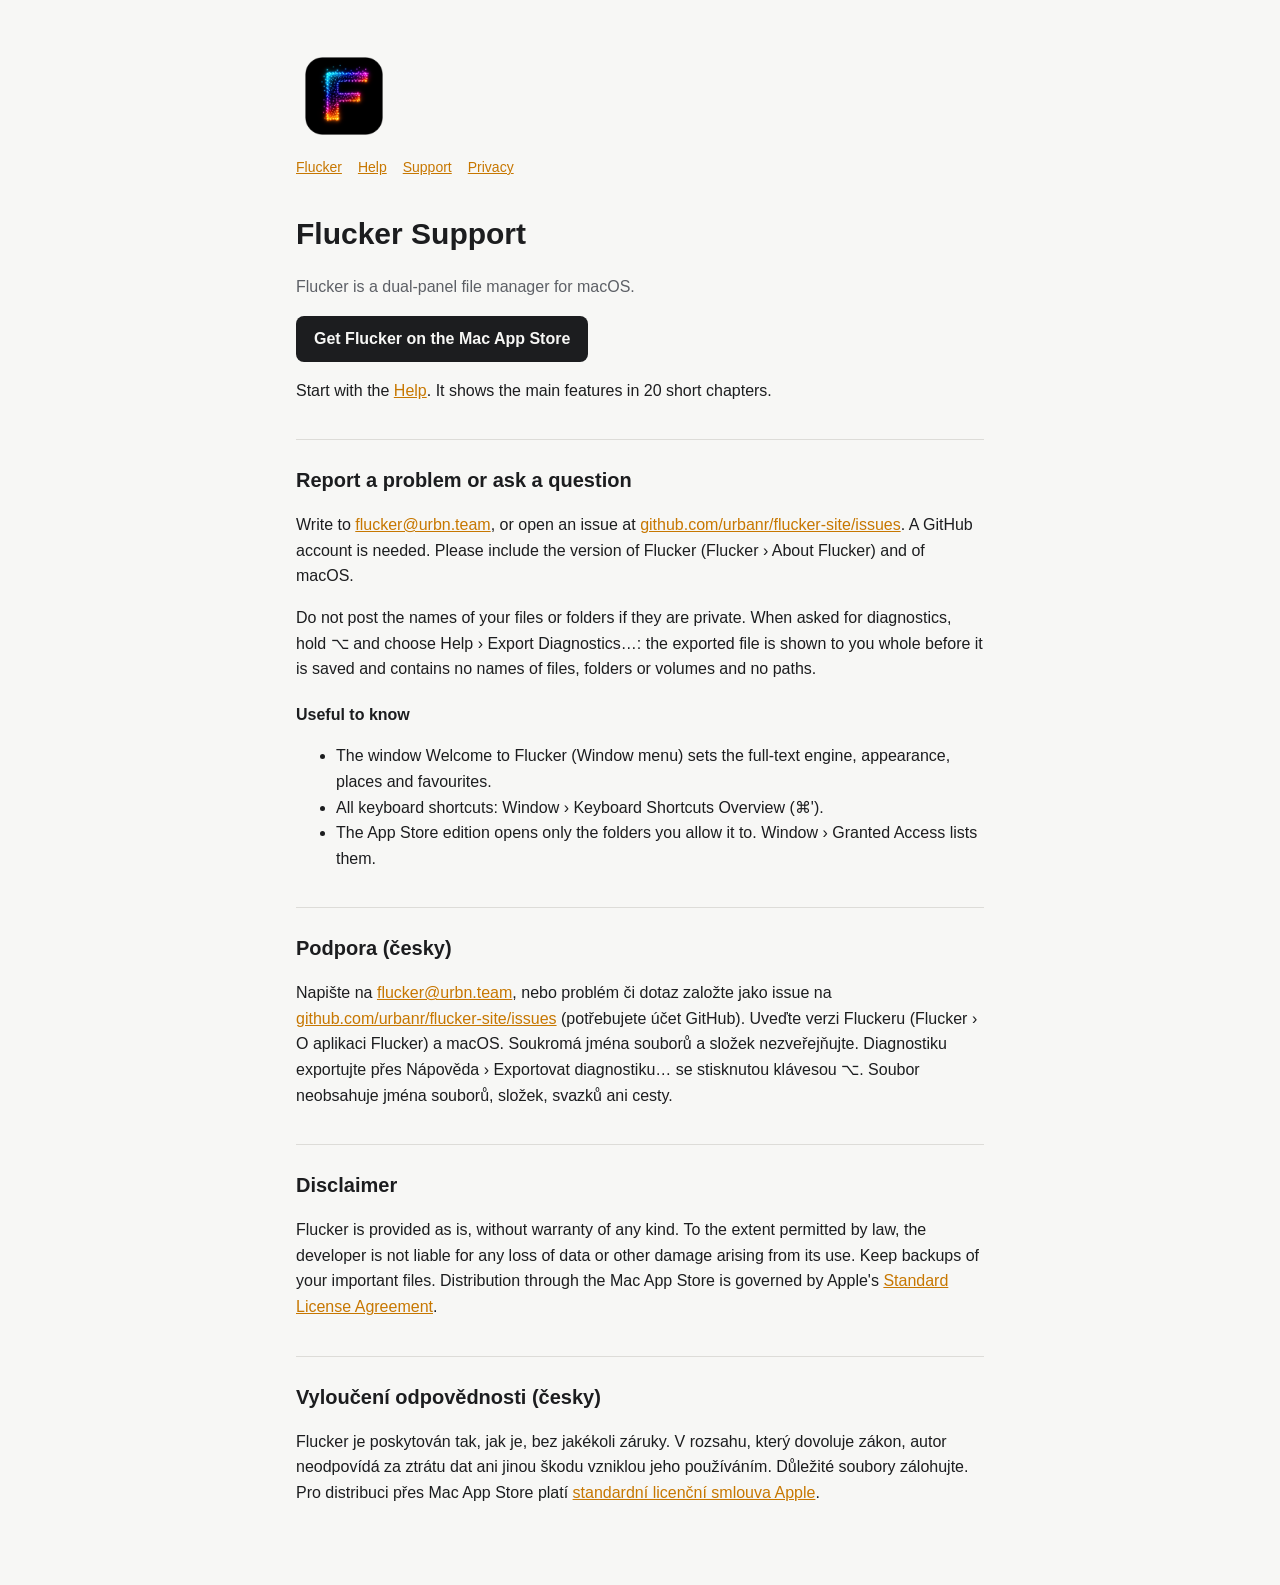
<file: support.html>
<!doctype html>
<html lang="en">
<head>
  <meta charset="utf-8">
  <meta name="viewport" content="width=device-width, initial-scale=1">
  <title>Flucker Support</title>
  <link rel="stylesheet" href="style.css">
  <link rel="icon" href="favicon.png">
</head>
<body>
<main>
  <a href="index.html"><img class="logo" src="img/logo.png" alt="Flucker logo"></a>
  <nav><a href="index.html">Flucker</a><a href="help.html">Help</a><a href="support.html">Support</a><a href="privacy.html">Privacy</a></nav>
  <h1>Flucker Support</h1>
  <p class="muted">Flucker is a dual-panel file manager for macOS.</p>
  <p><a class="store" href="https://apps.apple.com/app/id6833873611">Get Flucker on the Mac App Store</a></p>
  <p>Start with the <a href="help.html">Help</a>. It shows the main features in 20 short chapters.</p>

  <h2>Report a problem or ask a question</h2>
  <p>Write to <a href="mailto:flucker@urbn.team">flucker@urbn.team</a>, or open an issue at <a href="https://github.com/urbanr/flucker-site/issues">github.com/urbanr/flucker-site/issues</a>.
    A GitHub account is needed. Please include the version of Flucker (Flucker › About Flucker) and of macOS.</p>
  <p>Do not post the names of your files or folders if they are private. When asked for diagnostics, hold ⌥ and choose
    Help › Export Diagnostics…: the exported file is shown to you whole before it is saved and contains no names of files, folders or
    volumes and no paths.</p>

  <h3>Useful to know</h3>
  <ul>
    <li>The window Welcome to Flucker (Window menu) sets the full-text engine, appearance, places and favourites.</li>
    <li>All keyboard shortcuts: Window › Keyboard Shortcuts Overview (⌘').</li>
    <li>The App Store edition opens only the folders you allow it to. Window › Granted Access lists them.</li>
  </ul>

  <h2 lang="cs">Podpora (česky)</h2>
  <p lang="cs">Napište na <a href="mailto:flucker@urbn.team">flucker@urbn.team</a>, nebo problém či dotaz založte jako issue na
    <a href="https://github.com/urbanr/flucker-site/issues">github.com/urbanr/flucker-site/issues</a> (potřebujete účet GitHub).
    Uveďte verzi Fluckeru (Flucker › O aplikaci Flucker) a macOS. Soukromá jména souborů a složek nezveřejňujte. Diagnostiku
    exportujte přes Nápověda › Exportovat diagnostiku… se stisknutou klávesou ⌥. Soubor neobsahuje jména souborů, složek, svazků ani cesty.</p>
  <h2 id="disclaimer">Disclaimer</h2>
  <p>Flucker is provided as is, without warranty of any kind. To the extent permitted by law, the developer is not liable
    for any loss of data or other damage arising from its use. Keep backups of your important files. Distribution through
    the Mac App Store is governed by Apple's <a href="https://www.apple.com/legal/internet-services/itunes/dev/stdeula/">Standard
    License Agreement</a>.</p>

  <h2 lang="cs">Vyloučení odpovědnosti (česky)</h2>
  <p lang="cs">Flucker je poskytován tak, jak je, bez jakékoli záruky. V rozsahu, který dovoluje zákon, autor neodpovídá za
    ztrátu dat ani jinou škodu vzniklou jeho používáním. Důležité soubory zálohujte. Pro distribuci přes Mac App Store platí
    <a href="https://www.apple.com/legal/internet-services/itunes/dev/stdeula/">standardní licenční smlouva Apple</a>.</p>
</main>
</body>
</html>
</file>
<file: style.css>
:root {
  --bg: #f7f7f5;
  --fg: #1c1d1f;
  --muted: #5d6066;
  --accent: #c77700;
  --line: #dddcd8;
}
@media (prefers-color-scheme: dark) {
  :root {
    --bg: #1b1c1e;
    --fg: #e8e8e6;
    --muted: #9a9ca1;
    --accent: #f0a032;
    --line: #34363a;
  }
}
* { box-sizing: border-box; }
body {
  margin: 0;
  background: var(--bg);
  color: var(--fg);
  font: 16px/1.6 -apple-system, BlinkMacSystemFont, "Helvetica Neue", sans-serif;
}
main { max-width: 720px; margin: 0 auto; padding: 48px 16px 64px; }
h1 { font-size: 30px; margin: 0 0 4px; }
h2 { font-size: 20px; margin: 36px 0 8px; border-top: 1px solid var(--line); padding-top: 24px; }
h3 { font-size: 16px; margin: 20px 0 4px; }
p, li { color: var(--fg); }
.muted { color: var(--muted); }
a { color: var(--accent); }
nav { margin-bottom: 32px; font-size: 14px; }
main:has(.toc) { max-width: 880px; }
a.store { display: inline-block; padding: 10px 18px; border-radius: 8px; background: var(--fg); color: var(--bg);
  text-decoration: none; font-weight: 600; }
img { display: block; width: 100%; height: auto; margin: 12px 0 8px; border: 1px solid var(--line); border-radius: 8px; }
.toc { columns: 2; column-gap: 32px; padding-left: 20px; }
@media (max-width: 600px) { .toc { columns: 1; } }
nav a { margin-right: 16px; }
img.logo { width: 96px; height: 96px; border: none; border-radius: 0; margin: 0 0 12px; }
</file>
